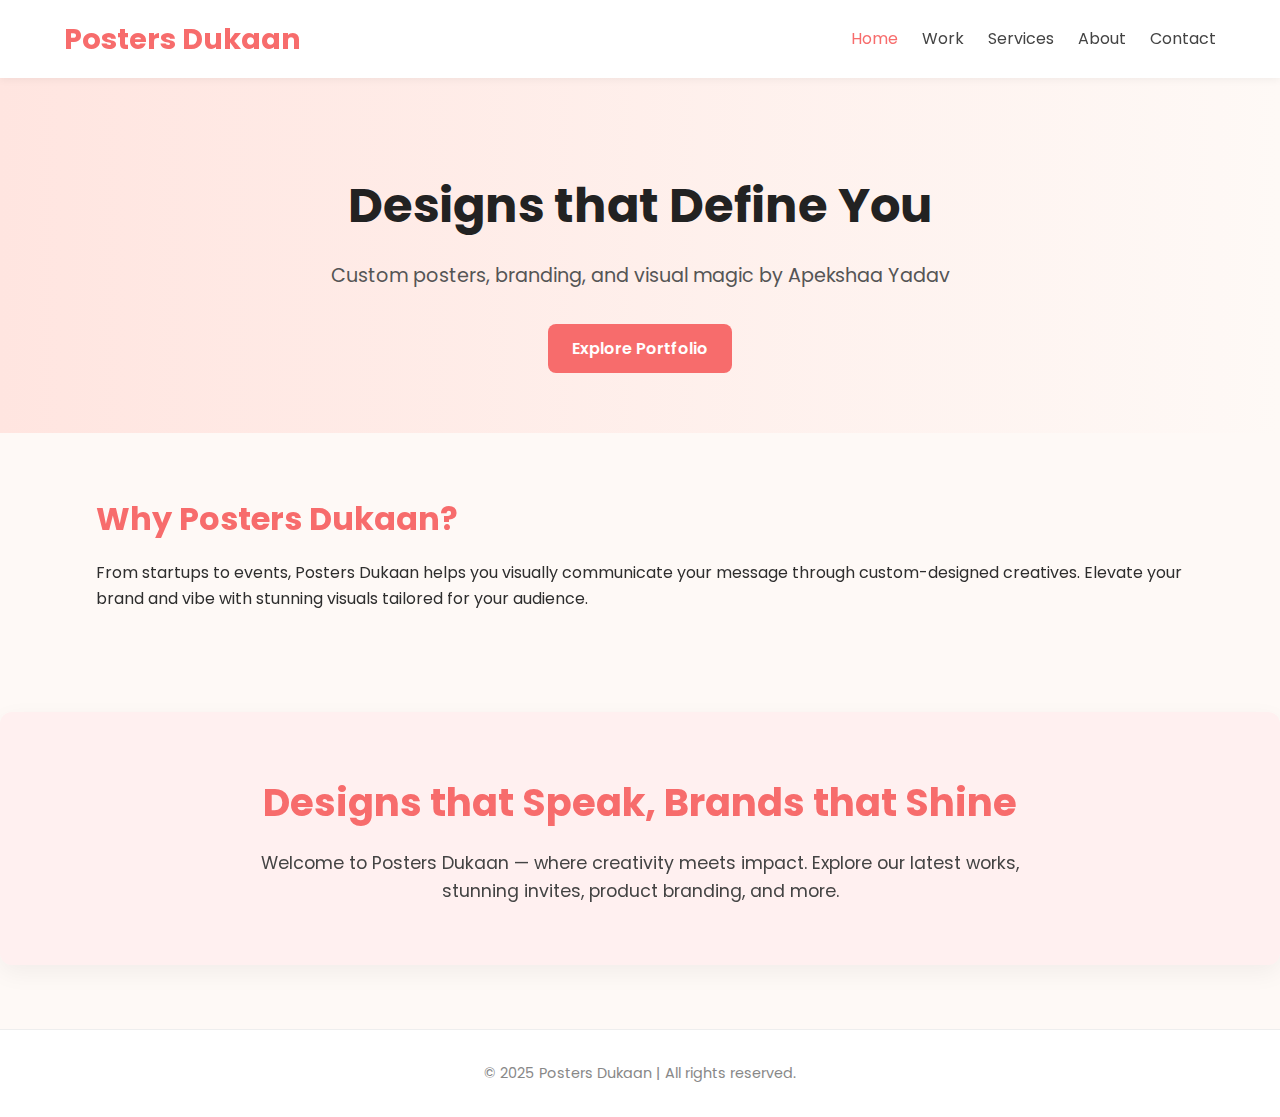
<file: index.html>
<!DOCTYPE html>
<html lang="en">
<head>
  <meta charset="UTF-8" />
  <meta name="viewport" content="width=device-width, initial-scale=1.0" />
  <title>Posters Dukaan | Home</title>
  <link rel="stylesheet" href="4.css" />
  <link href="https://fonts.googleapis.com/css2?family=Poppins:wght@400;600&display=swap" rel="stylesheet">
  <link rel="stylesheet" href="https://unpkg.com/aos@2.3.1/dist/aos.css" />
</head>
<body>
  <nav class="navbar">
    <div class="container">
      <div class="logo">Posters Dukaan</div>
      <ul class="nav-links">
        <li><a href="index.html" class="active">Home</a></li>
        <li><a href="work.html">Work</a></li>
        <li><a href="services.html">Services</a></li>
        <li><a href="about.html">About</a></li>
        <li><a href="contact.html">Contact</a></li>
      </ul>
    </div>
  </nav>

  <header class="hero polished" data-aos="fade-up">
    <div class="container">
      <h1 class="shine">Designs that Define You</h1>
      <p>Custom posters, branding, and visual magic by Apekshaa Yadav</p>
      <a href="work.html" class="btn pulse">Explore Portfolio</a>
    </div>
  </header>

  <section class="intro" data-aos="fade-up">
    <div class="container">
      <h2>Why Posters Dukaan?</h2>
      <p>
        From startups to events, Posters Dukaan helps you visually communicate your message through custom-designed creatives. Elevate your brand and vibe with stunning visuals tailored for your audience.
      </p>
    </div>
  </section>

  <section class="featured-banner" data-aos="fade-up">
  <div class="container">
    <h2>Designs that Speak, Brands that Shine</h2>
    <p>Welcome to Posters Dukaan — where creativity meets impact. Explore our latest works, stunning invites, product branding, and more.</p>
  </div>
</section>


  <footer class="site-footer">
    <p>© 2025 Posters Dukaan | All rights reserved.</p>
  </footer>

  <script src="4.js"></script>
  <script src="https://unpkg.com/aos@2.3.1/dist/aos.js"></script>
  <script>
    AOS.init();
  </script>
</body>
</html>
</file>
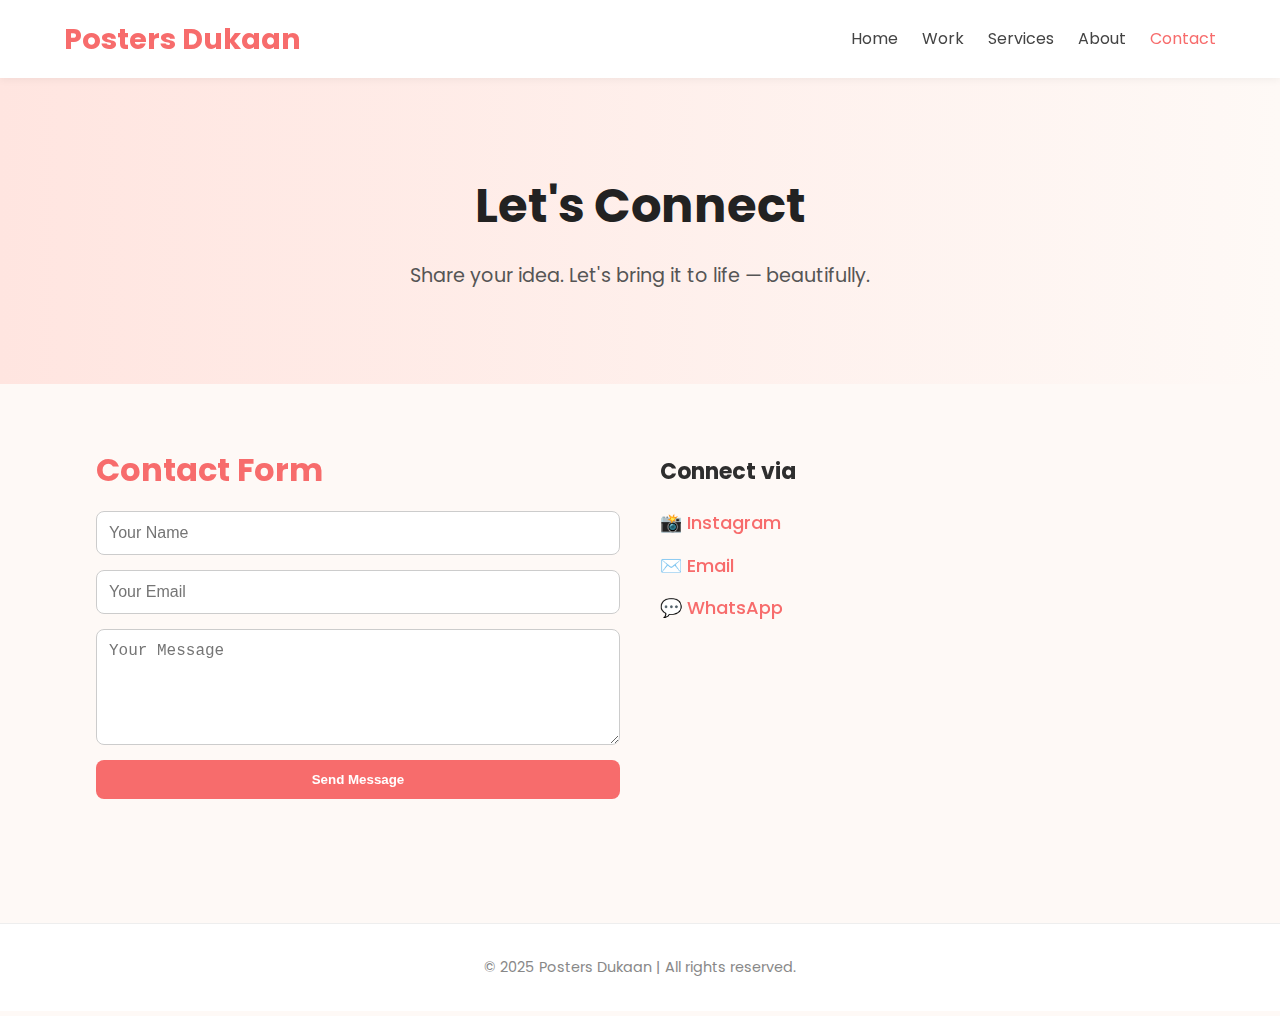
<file: contact.html>
<!DOCTYPE html>
<html lang="en">
<head>
  <meta charset="UTF-8">
  <meta name="viewport" content="width=device-width, initial-scale=1.0">
  <meta name="description" content="Apekshaa Yadav - Creative designer specializing in posters, branding, and invitations.">
  <meta name="keywords" content="Apekshaa Yadav, Posters Dukaan, Graphic Designer, Invitations, Branding">
  <meta property="og:title" content="Posters Dukaan | Apekshaa Yadav">
  <meta property="og:image" content="images/logo.jpg">
  <meta property="og:description" content="Check out creative work by Posters Dukaan, run by Apekshaa Yadav.">
  <title>Posters Dukaan | Contact</title>
  <link rel="stylesheet" href="style.css">
  <link href="https://fonts.googleapis.com/css2?family=Poppins:wght@400;600&display=swap" rel="stylesheet">
  <link rel="stylesheet" href="https://unpkg.com/aos@2.3.1/dist/aos.css">
</head>
<body>
  <nav class="navbar">
    <div class="container">
      <div class="logo">Posters Dukaan</div>
      <ul class="nav-links">
        <li><a href="index.html">Home</a></li>
        <li><a href="work.html">Work</a></li>
        <li><a href="services.html">Services</a></li>
        <li><a href="about.html">About</a></li>
        <li><a href="contact.html" class="active">Contact</a></li>
      </ul>
    </div>
  </nav>

  <header class="hero" data-aos="fade-up">
    <div class="container">
      <h1>Let's Connect</h1>
      <p>Share your idea. Let's bring it to life — beautifully.</p>
    </div>
  </header>

  <section class="contact-section" data-aos="fade-up">
    <div class="container contact-grid">
      <div class="contact-form">
        <h2>Contact Form</h2>
        <form action="https://formsubmit.co/bhutaniansh18@gmail.com" method="POST">
          <input type="text" placeholder="Your Name" required />
          <input type="email" placeholder="Your Email" required />
          <textarea rows="5" placeholder="Your Message"></textarea>
          <button type="submit" class="btn">Send Message</button>
        </form>
      </div>
      <div class="contact-links">
        <h3>Connect via</h3>
        <ul>
          <li><a href="https://www.instagram.com/posters_dukaan.nco" target="_blank">📸 Instagram</a></li>
          <li><a href="mailto:bhutaniansh18@gmail.com">✉️ Email</a></li>
          <li><a href="https://wa.me/919306247253">💬 WhatsApp</a></li>
        </ul>
      </div>
    </div>
  </section>

  <footer class="site-footer">
    <p>© 2025 Posters Dukaan | All rights reserved.</p>
  </footer>

  <script src="script.js"></script>
  <script src="https://unpkg.com/aos@2.3.1/dist/aos.js"></script>
  <script>
    AOS.init();
  </script>
</body>
</html>
</file>
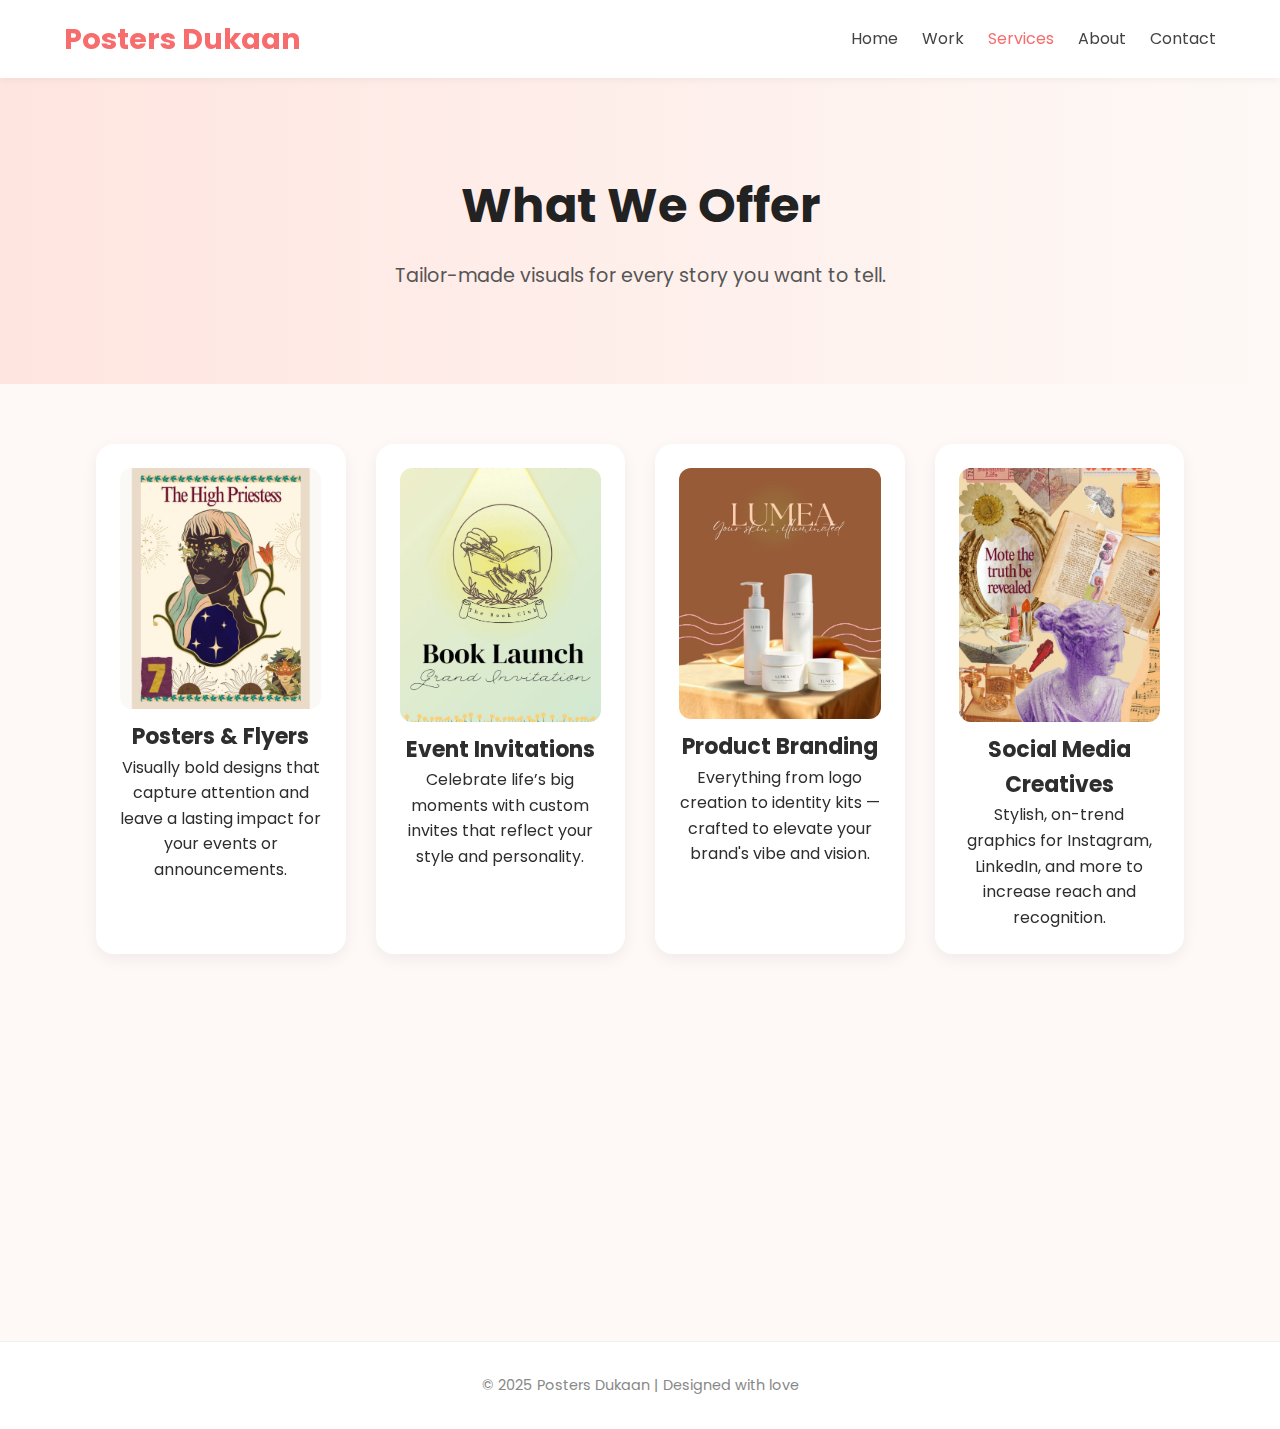
<file: services.html>
<!DOCTYPE html>
<html lang="en">
<head>
  <meta charset="UTF-8">
  <meta name="viewport" content="width=device-width, initial-scale=1.0">
  <title>Posters Dukaan | Services</title>
  <link rel="stylesheet" href="4.css">
  <link href="https://fonts.googleapis.com/css2?family=Poppins:wght@400;600&display=swap" rel="stylesheet">
  <link rel="stylesheet" href="https://unpkg.com/aos@2.3.1/dist/aos.css">
</head>
<body>
  <nav class="navbar">
    <div class="container">
      <div class="logo">Posters Dukaan</div>
      <ul class="nav-links">
        <li><a href="index.html">Home</a></li>
        <li><a href="work.html">Work</a></li>
        <li><a href="services.html" class="active">Services</a></li>
        <li><a href="about.html">About</a></li>
        <li><a href="contact.html">Contact</a></li>
      </ul>
    </div>
  </nav>

  <header class="hero" data-aos="fade-up">
    <div class="container">
      <h1>What We Offer</h1>
      <p>Tailor-made visuals for every story you want to tell.</p>
    </div>
  </header>

  <section class="services-section" data-aos="fade-up">
    <div class="container service-cards">
      <div class="service-card">
        <img src="images/img1.jpg" alt="Poster Icon">
        <h3>Posters & Flyers</h3>
        <p>Visually bold designs that capture attention and leave a lasting impact for your events or announcements.</p>
      </div>
      <div class="service-card">
        <img src="images/img7.jpg" alt="Invitation Icon">
        <h3>Event Invitations</h3>
        <p>Celebrate life’s big moments with custom invites that reflect your style and personality.</p>
      </div>
      <div class="service-card">
        <img src="images/img4.jpg" alt="Branding Icon">
        <h3>Product Branding</h3>
        <p>Everything from logo creation to identity kits — crafted to elevate your brand's vibe and vision.</p>
      </div>
      <div class="service-card">
        <img src="images/img2.jpg" alt="Social Icon">
        <h3>Social Media Creatives</h3>
        <p>Stylish, on-trend graphics for Instagram, LinkedIn, and more to increase reach and recognition.</p>
      </div>
    </div>
  </section>

  <section class="cta-section" data-aos="fade-up">
    <div class="container">
      <h2>Have an idea?</h2>
      <p>Let’s bring it to life together.</p>
      <a href="contact.html" class="btn pulse">Get in Touch</a>
    </div>
  </section>

  <footer class="site-footer">
    <p>© 2025 Posters Dukaan | Designed with love</p>
  </footer>

  <script src="4.js"></script>
  <script src="https://unpkg.com/aos@2.3.1/dist/aos.js"></script>
  <script>
    AOS.init();
  </script>
</body>
</html>
</file>
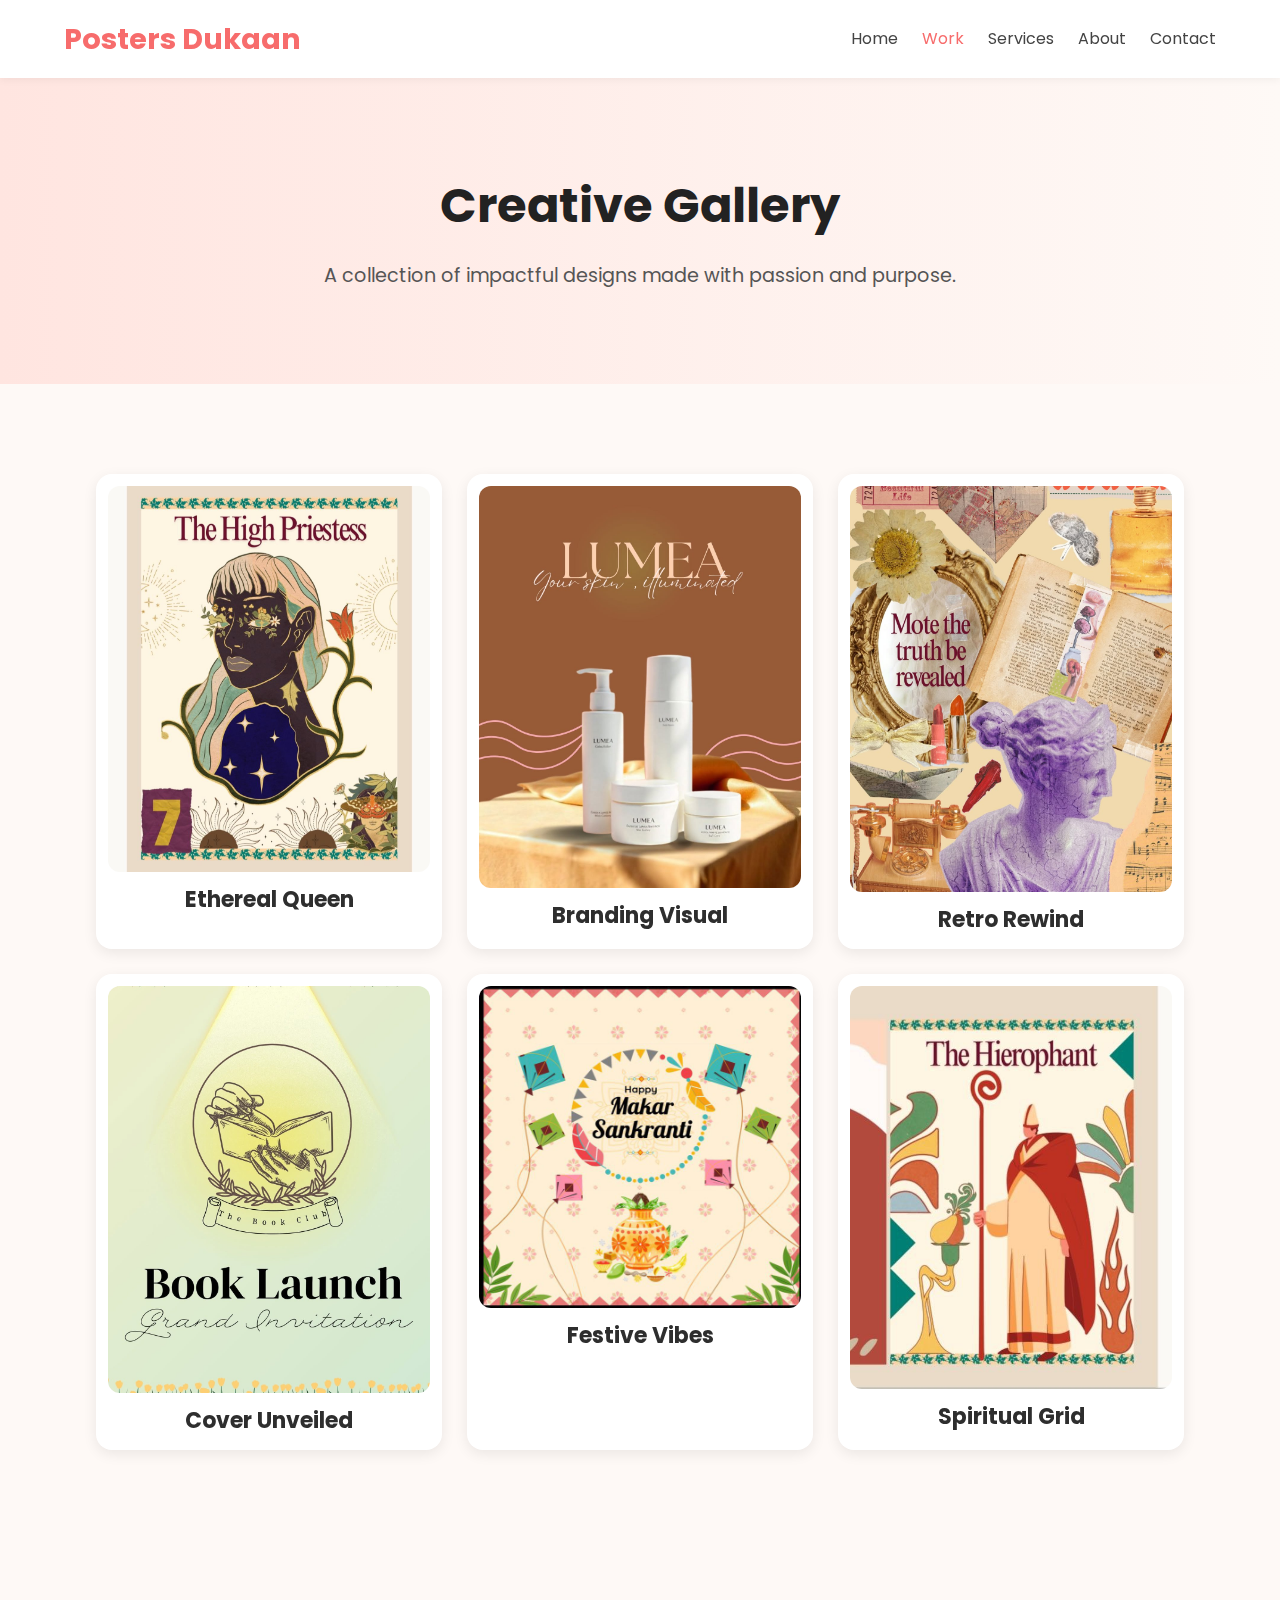
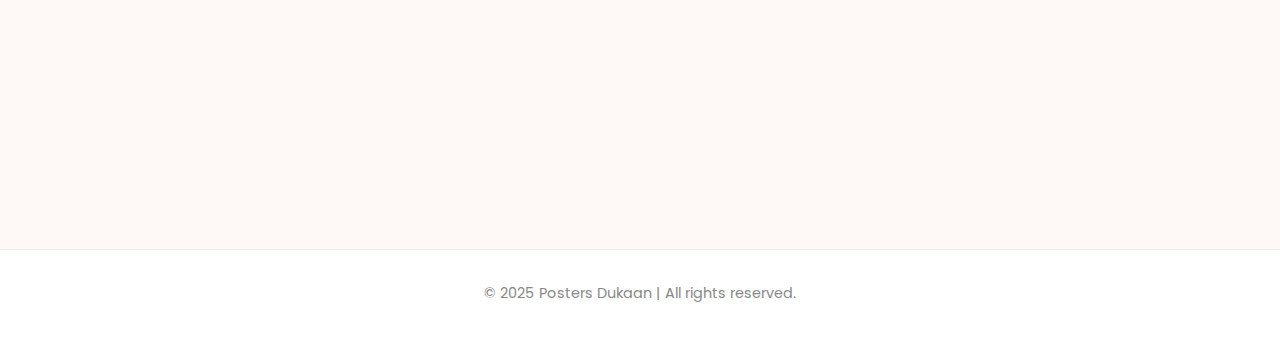
<file: work.html>
<!DOCTYPE html>
<html lang="en">
<head>
  <meta charset="UTF-8">
  <meta name="viewport" content="width=device-width, initial-scale=1.0">
  <title>Posters Dukaan | Work</title>
  <link rel="stylesheet" href="style.css">
  <link href="https://fonts.googleapis.com/css2?family=Poppins:wght@400;600&display=swap" rel="stylesheet">
  <link rel="stylesheet" href="https://unpkg.com/aos@2.3.1/dist/aos.css">
</head>
<body>
  <nav class="navbar">
    <div class="container">
      <div class="logo">Posters Dukaan</div>
      <ul class="nav-links">
        <li><a href="index.html">Home</a></li>
        <li><a href="work.html" class="active">Work</a></li>
        <li><a href="services.html">Services</a></li>
        <li><a href="about.html">About</a></li>
        <li><a href="contact.html">Contact</a></li>
      </ul>
    </div>
  </nav>

  <header class="hero" data-aos="fade-up">
    <div class="container">
      <h1>Creative Gallery</h1>
      <p>A collection of impactful designs made with passion and purpose.</p>
    </div>
  </header>

  <section class="gallery-section cards" data-aos="fade-up">
    <div class="container gallery">
      <div class="gallery-card">
        <img src="images/img1.jpg" alt="Poster 1">
        <h3>Ethereal Queen</h3>
      </div>
      <div class="gallery-card">
        <img src="images/img4.jpg" alt="Poster 2">
        <h3>Branding Visual</h3>
      </div>
      <div class="gallery-card">
        <img src="images/img2.jpg" alt="Poster 3">
        <h3>Retro Rewind</h3>
      </div>
      <div class="gallery-card">
        <img src="images/img7.jpg" alt="Poster 4">
        <h3>Cover Unveiled</h3>
      </div>
      <div class="gallery-card">
        <img src="images/img3.jpg" alt="Poster 5">
        <h3>Festive Vibes</h3>
      </div>
      <div class="gallery-card">
        <img src="images/img6.jpg" alt="Poster 6">
        <h3>Spiritual Grid</h3>
      </div>
      <div class="gallery-card" style="grid-column: 2 / 3;" data-aos="fade-up">
        <img src="images/img5.jpg" alt="Book Launch">
        <h3>Visual Diary</h3>
      </div>
    </div>
  </section>

  <footer class="site-footer">
    <p>© 2025 Posters Dukaan | All rights reserved.</p>
  </footer>

  <script src="script.js"></script>
  <script src="https://unpkg.com/aos@2.3.1/dist/aos.js"></script>
  <script>
    AOS.init();
  </script>
</body>
</html>
</file>
<file: 4.css>
/* ====== GLOBAL STYLES ====== */
* {
  margin: 0;
  padding: 0;
  box-sizing: border-box;
}

body {
  font-family: 'Poppins', sans-serif;
  background-color: #fef9f6;
  color: #2e2e2e;
  line-height: 1.6;
  scroll-behavior: smooth;
}

a {
  text-decoration: none;
  color: inherit;
}

ul {
  list-style: none;
}

img {
  max-width: 100%;
  display: block;
  border-radius: 12px;
}

.container {
  width: 90%;
  max-width: 1200px;
  margin: auto;
  padding: 0 2rem;
}

.btn {
  display: inline-block;
  padding: 12px 24px;
  background-color: #f76c6c;
  color: #fff;
  border: none;
  border-radius: 8px;
  font-weight: 600;
  transition: all 0.3s ease;
  cursor: pointer;
}

.btn:hover {
  background-color: #ff4e4e;
}

/* ====== NAVBAR ====== */
.navbar {
  background-color: #fff;
  box-shadow: 0 2px 8px rgba(0, 0, 0, 0.05);
  position: sticky;
  top: 0;
  z-index: 100;
}

.navbar .container {
  display: flex;
  justify-content: space-between;
  align-items: center;
  padding: 1rem 0;
}

.navbar .logo {
  display: flex;
  align-items: center;
  gap: 12px;
  font-size: 1.8rem;
  font-weight: 700;
  color: #f76c6c;
}

.navbar .logo img {
  width: 48px;
  height: 48px;
  border-radius: 50%;
  object-fit: cover;
  box-shadow: 0 2px 6px rgba(0,0,0,0.1);
}

.nav-links {
  display: flex;
  gap: 1.5rem;
}

.nav-links a {
  font-size: 1rem;
  color: #444;
  transition: color 0.3s ease;
}

.nav-links a:hover,
.nav-links .active {
  color: #f76c6c;
}

/* ====== HERO ====== */
.hero {
  text-align: center;
  padding: 90px 20px 60px;
  background: linear-gradient(to right, #ffe5e0, #fef9f6);
  color: #2e2e2e;
}

.hero h1 {
  font-size: 3rem;
  margin-bottom: 1rem;
  color: #222;
}

.hero p {
  font-size: 1.2rem;
  margin-bottom: 2rem;
  color: #555;
}

/* ====== SECTION GENERAL ====== */
section {
  padding: 60px 0;
}

h2 {
  font-size: 2rem;
  margin-bottom: 1rem;
  color: #f76c6c;
}

h3 {
  margin-top: 10px;
  font-size: 22px;
  color: #2e2e2e;
}

/* ====== FEATURED BANNER ====== */
.featured-banner {
  background-color: #fff0f0;
  padding: 60px 20px;
  text-align: center;
  border-radius: 12px;
  box-shadow: 0 8px 24px rgba(0,0,0,0.05);
  margin-top: 40px;
  animation: fadeUp 1s ease forwards;
}

.featured-banner h2 {
  font-size: 2.4rem;
  color: #f76c6c;
  margin-bottom: 16px;
}

.featured-banner p {
  font-size: 1.1rem;
  color: #444;
  max-width: 800px;
  margin: auto;
}

@keyframes fadeUp {
  from {
    opacity: 0;
    transform: translateY(30px);
  }
  to {
    opacity: 1;
    transform: translateY(0);
  }
}


/* ====== GALLERY ====== */
.gallery {
  display: grid;
  grid-template-columns: repeat(auto-fit, minmax(300px, 1fr));
  gap: 25px;
  margin-top: 30px;
}

.gallery-card {
  background: #fff;
  padding: 12px;
  border-radius: 16px;
  box-shadow: 0 4px 14px rgba(0, 0, 0, 0.08);
  transition: transform 0.3s ease;
  text-align: center;
}

.gallery-card:hover {
  transform: translateY(-6px);
}

/* ====== SERVICE CARDS ====== */
.service-cards {
  display: grid;
  grid-template-columns: repeat(auto-fit, minmax(240px, 1fr));
  gap: 30px;
}

.service-card {
  background: #fff;
  padding: 24px;
  border-radius: 18px;
  text-align: center;
  box-shadow: 0 5px 16px rgba(0, 0, 0, 0.06);
  transition: all 0.3s ease;
}

/* .service-card img{
  height: 250px;
  width: 98%;
} */

.service-card:hover {
  background: #ffe5e0;
  transform: scale(1.04);
}

/* ====== ABOUT SPLIT SECTION ====== */
.split-layout {
  display: flex;
  flex-wrap: wrap;
  gap: 40px;
  align-items: center;
}

/* .about-image {
  flex: 1 1 300px;
} */

.about-image img {
  flex: 1 1 400px;
  width: 300px;
  height: 400px;
  object-fit: cover;
  clip-path: ellipse(50% 40% at 50% 50%);
  display: block;
  margin: auto;
}


.about-image img:hover {
  transform: scale(1.03);
  transition: transform 0.3s ease;
}


.about-content {
  flex: 2;
}

.badges {
  display: flex;
  gap: 10px;
  padding: 0;
  list-style: none;
  margin-top: 10px;
  flex-wrap: wrap;
}

.badges li {
  background: #f76c6c;
  color: #fff;
  padding: 6px 12px;
  border-radius: 20px;
  font-size: 14px;
}

/* ====== CONTACT SECTION ====== */
.contact-grid {
  display: flex;
  flex-wrap: wrap;
  gap: 40px;
  justify-content: space-between;
}

.contact-form {
  flex: 1;
  min-width: 300px;
}

.contact-form form {
  display: flex;
  flex-direction: column;
  gap: 15px;
}

.contact-form input,
.contact-form textarea {
  padding: 12px;
  font-size: 16px;
  border: 1px solid #ccc;
  border-radius: 8px;
}

.contact-links {
  flex: 1;
  min-width: 250px;
}

.contact-links ul {
  list-style: none;
  padding: 0;
  margin-top: 20px;
}

.contact-links ul li {
  margin-bottom: 14px;
  font-size: 18px;
  font-weight: 500;
  display: flex;
  align-items: center;
  gap: 10px;
  color: #f76c6c;
}

.contact-links ul li a {
  display: flex;
  align-items: center;
  gap: 8px;
  color: #f76c6c;
  font-weight: 500;
}

.contact-links ul li a:hover {
  text-decoration: underline;
}

/* ====== FOOTER ====== */
.site-footer {
  text-align: center;
  padding: 2rem 0;
  background-color: #fff;
  color: #888;
  font-size: 0.9rem;
  border-top: 1px solid #eee;
  margin-top: 4rem;
}

/* ====== AOS Animations ====== */
[data-aos] {
  opacity: 0;
  transition-property: transform, opacity;
}

[data-aos].aos-animate {
  opacity: 1;
}

/* ====== MEDIA QUERIES ====== */
@media (max-width: 768px) {
  .split-layout {
    flex-direction: column;
  }

  .nav-links {
    flex-direction: column;
    gap: 10px;
  }

  .service-cards,
  .gallery {
    grid-template-columns: 1fr;
  }
}
</file>
<file: style.css>
/* GLOBAL STYLES */
* {
  margin: 0;
  padding: 0;
  box-sizing: border-box;
}

body {
  font-family: 'Poppins', sans-serif;
  background-color: #fef9f6;
  color: #2e2e2e;
  line-height: 1.6;
  scroll-behavior: smooth;
}

a {
  text-decoration: none;
  color: inherit;
}

ul {
  list-style: none;
}

img {
  max-width: 100%;
  display: block;
  border-radius: 12px;
}

.container {
  width: 90%;
  max-width: 1200px;
  margin: auto;
  padding: 0 2rem;
}

.btn {
  display: inline-block;
  padding: 12px 24px;
  background-color: #f76c6c;
  color: #fff;
  border: none;
  border-radius: 8px;
  font-weight: 600;
  transition: all 0.3s ease;
  cursor: pointer;
}

.btn:hover {
  background-color: #ff4e4e;
}

/* NAVBAR */
.navbar {
  background-color: #fff;
  box-shadow: 0 2px 8px rgba(0, 0, 0, 0.05);
  position: sticky;
  top: 0;
  z-index: 100;
}

.navbar .container {
  display: flex;
  justify-content: space-between;
  align-items: center;
  padding: 1rem 0;
}

.navbar .logo {
  display: flex;
  align-items: center;
  gap: 12px;
  font-size: 1.8rem;
  font-weight: 700;
  color: #f76c6c;
}

.navbar .logo img {
  width: 48px;
  height: 48px;
  border-radius: 50%;
  object-fit: cover;
  box-shadow: 0 2px 6px rgba(0,0,0,0.1);
}

.nav-links {
  display: flex;
  gap: 1.5rem;
}

.nav-links a {
  font-size: 1rem;
  color: #444;
  transition: color 0.3s ease;
}

.nav-links a:hover,
.nav-links .active {
  color: #f76c6c;
}

/* HERO */
.hero {
  text-align: center;
  padding: 90px 20px 60px;
  background: linear-gradient(to right, #ffe5e0, #fef9f6);
  color: #2e2e2e;
}

.hero h1 {
  font-size: 3rem;
  margin-bottom: 1rem;
  color: #222;
}

.hero p {
  font-size: 1.2rem;
  margin-bottom: 2rem;
  color: #555;
}

.you {
  display: inline;
  font-family: 'Cinzel', serif;
  font-size: 48px;
}

.shine {
  display: inline;
  font-family: 'Poppins', sans-serif;
  font-size: 48px;
}

/* SECTION GENERAL */
section {
  padding: 60px 0;
}

h2 {
  font-size: 2rem;
  margin-bottom: 1rem;
  color: #f76c6c;
}

h3 {
  margin-top: 10px;
  font-size: 22px;
  color: #2e2e2e;
}

/* FEATURED BANNER */
.featured-banner {
  background-color: #fff0f0;
  padding: 60px 20px;
  text-align: center;
  border-radius: 12px;
  box-shadow: 0 8px 24px rgba(0,0,0,0.05);
  margin-top: 40px;
  animation: fadeUp 1s ease forwards;
}

.featured-banner h2 {
  font-size: 2.4rem;
  color: #f76c6c;
  margin-bottom: 16px;
}

.featured-banner p {
  font-size: 1.1rem;
  color: #444;
  max-width: 800px;
  margin: auto;
}

@keyframes fadeUp {
  from {
    opacity: 0;
    transform: translateY(30px);
  }
  to {
    opacity: 1;
    transform: translateY(0);
  }
}


/* GALLERY */
.gallery {
  display: grid;
  grid-template-columns: repeat(auto-fit, minmax(300px, 1fr));
  gap: 25px;
  margin-top: 30px;
}

.gallery-card {
  background: #fff;
  padding: 12px;
  border-radius: 16px;
  box-shadow: 0 4px 14px rgba(0, 0, 0, 0.08);
  transition: transform 0.3s ease;
  text-align: center;
}

.gallery-card:hover {
  transform: translateY(-6px);
}

.gallery-card h3 {
  transition: transform 0.3s ease, color 0.3s ease;
}

.gallery-card:hover h3 {
  transform: translateY(-4px);
  color: #f76c6c;
}


/* SERVICE CARDS */
.service-cards {
  display: grid;
  grid-template-columns: repeat(auto-fit, minmax(240px, 1fr));
  gap: 30px;
}

.service-card {
  background: #fff;
  padding: 12px;
  border-radius: 18px;
  text-align: center;
  box-shadow: 0 5px 16px rgba(0, 0, 0, 0.06);
  transition: all 0.3s ease;
}

.service-card:hover {
  background: #ffe5e0;
  transform: scale(1.04);
}

.cta_p {
  margin-bottom: 4px;
}

/* ABOUT SPLIT SECTION */
.split-layout {
  display: flex;
  flex-wrap: wrap;
  gap: 40px;
  align-items: center;
}

.about-image img {
  flex: 1 1 400px;
  width: 300px;
  height: 400px;
  object-fit: cover;
  clip-path: ellipse(50% 40% at 50% 50%);
  display: block;
  margin: auto;
}


.about-image img:hover {
  transform: scale(1.03);
  transition: transform 0.3s ease;
}


.about-content {
  flex: 2;
}

.badges {
  display: flex;
  gap: 10px;
  padding: 0;
  list-style: none;
  margin-top: 10px;
  flex-wrap: wrap;
}

.badges li {
  background: #f76c6c;
  color: #fff;
  padding: 6px 12px;
  border-radius: 20px;
  font-size: 14px;
}

/* CONTACT SECTION */
.contact-grid {
  display: flex;
  flex-wrap: wrap;
  gap: 40px;
  justify-content: space-between;
}

.contact-form {
  flex: 1;
  min-width: 300px;
}

.contact-form form {
  display: flex;
  flex-direction: column;
  gap: 15px;
}

.contact-form input,
.contact-form textarea {
  padding: 12px;
  font-size: 16px;
  border: 1px solid #ccc;
  border-radius: 8px;
}

.contact-links {
  flex: 1;
  min-width: 250px;
}

.contact-links ul {
  list-style: none;
  padding: 0;
  margin-top: 20px;
}

.contact-links ul li {
  margin-bottom: 14px;
  font-size: 18px;
  font-weight: 500;
  display: flex;
  align-items: center;
  gap: 10px;
  color: #f76c6c;
}

.contact-links ul li a {
  display: flex;
  align-items: center;
  gap: 8px;
  color: #f76c6c;
  font-weight: 500;
}

.contact-links ul li a:hover {
  text-decoration: underline;
}

/* FOOTER */
.site-footer {
  text-align: center;
  padding: 2rem 0;
  background-color: #fff;
  color: #888;
  font-size: 0.9rem;
  border-top: 1px solid #eee;
  margin-top: 4rem;
}

/* AOS Animations */
[data-aos] {
  opacity: 0;
  transition-property: transform, opacity;
}

[data-aos].aos-animate {
  opacity: 1;
}

/* MEDIA QUERIES */
@media (max-width: 768px) {
  .split-layout {
    flex-direction: column;
  }

  .nav-links {
    flex-direction: column;
    gap: 10px;
  }

  .service-cards,
  .gallery {
    grid-template-columns: 1fr;
  }
}
</file>
